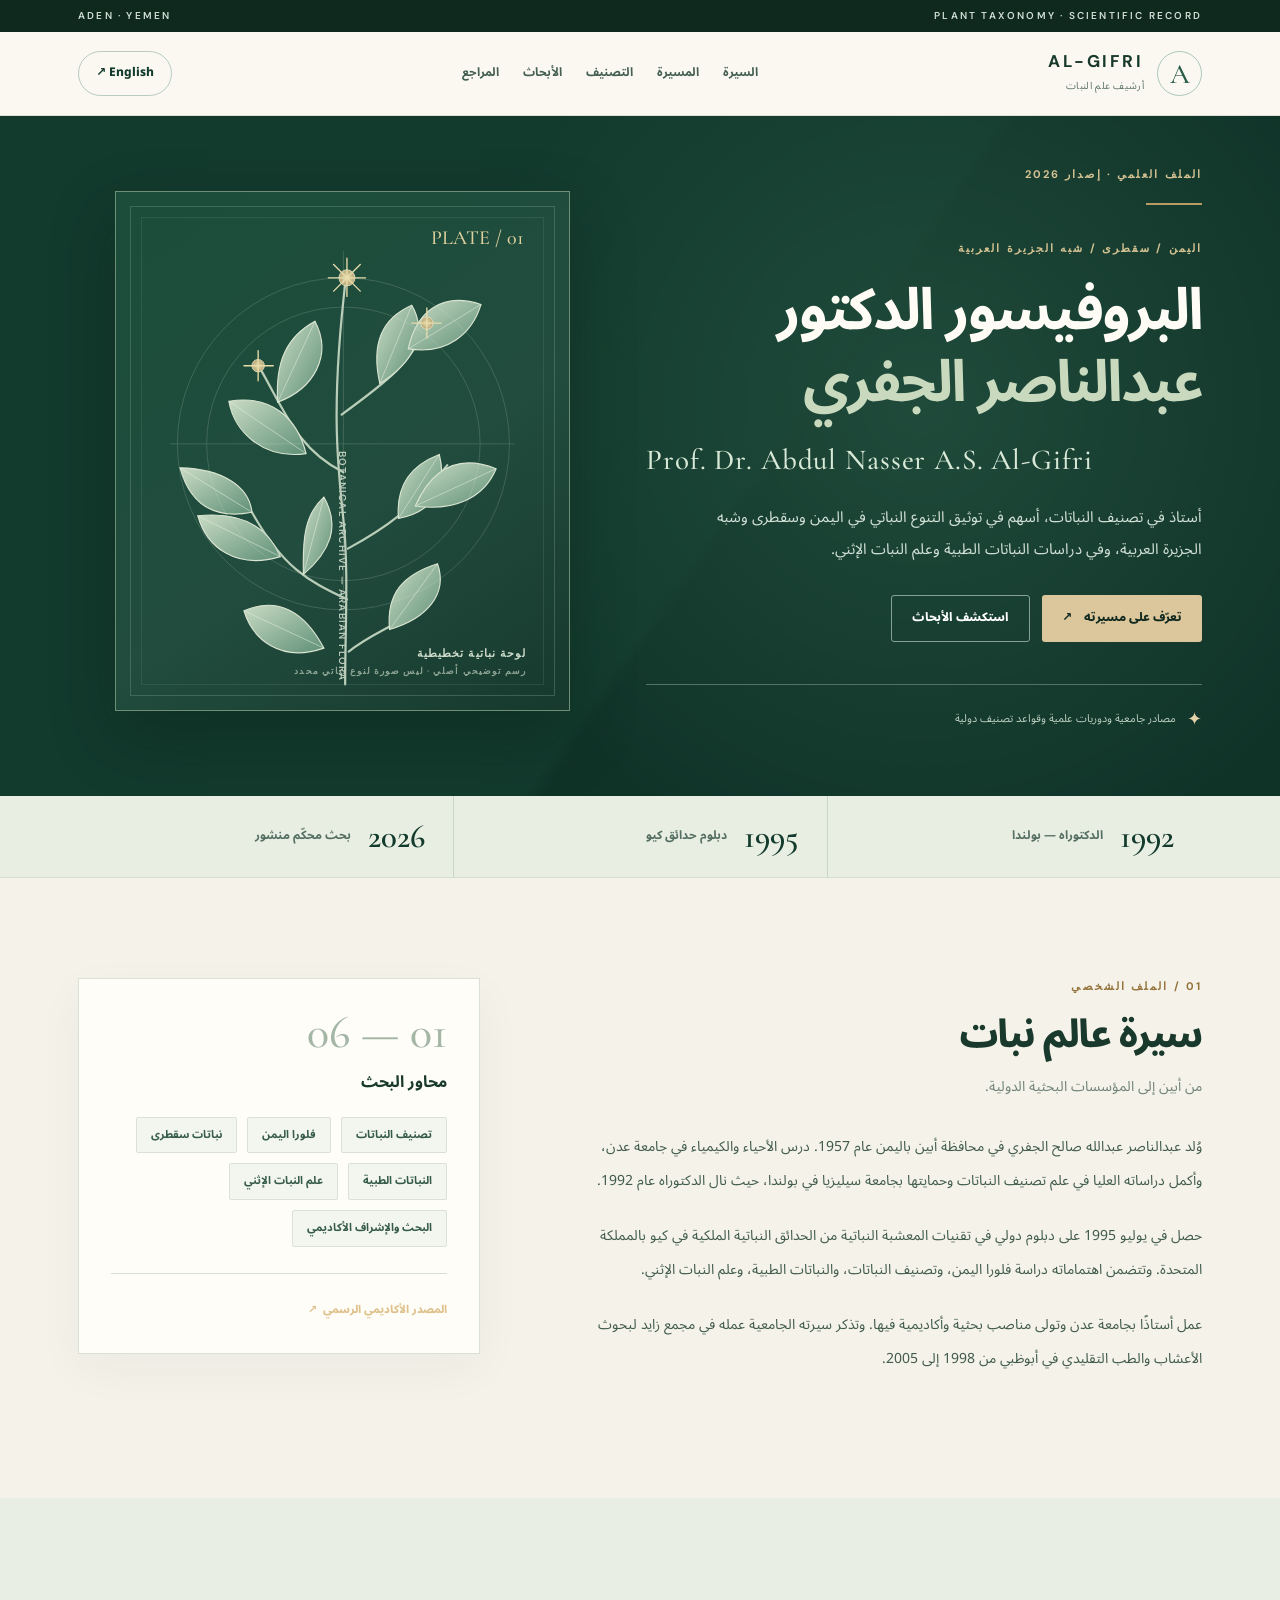
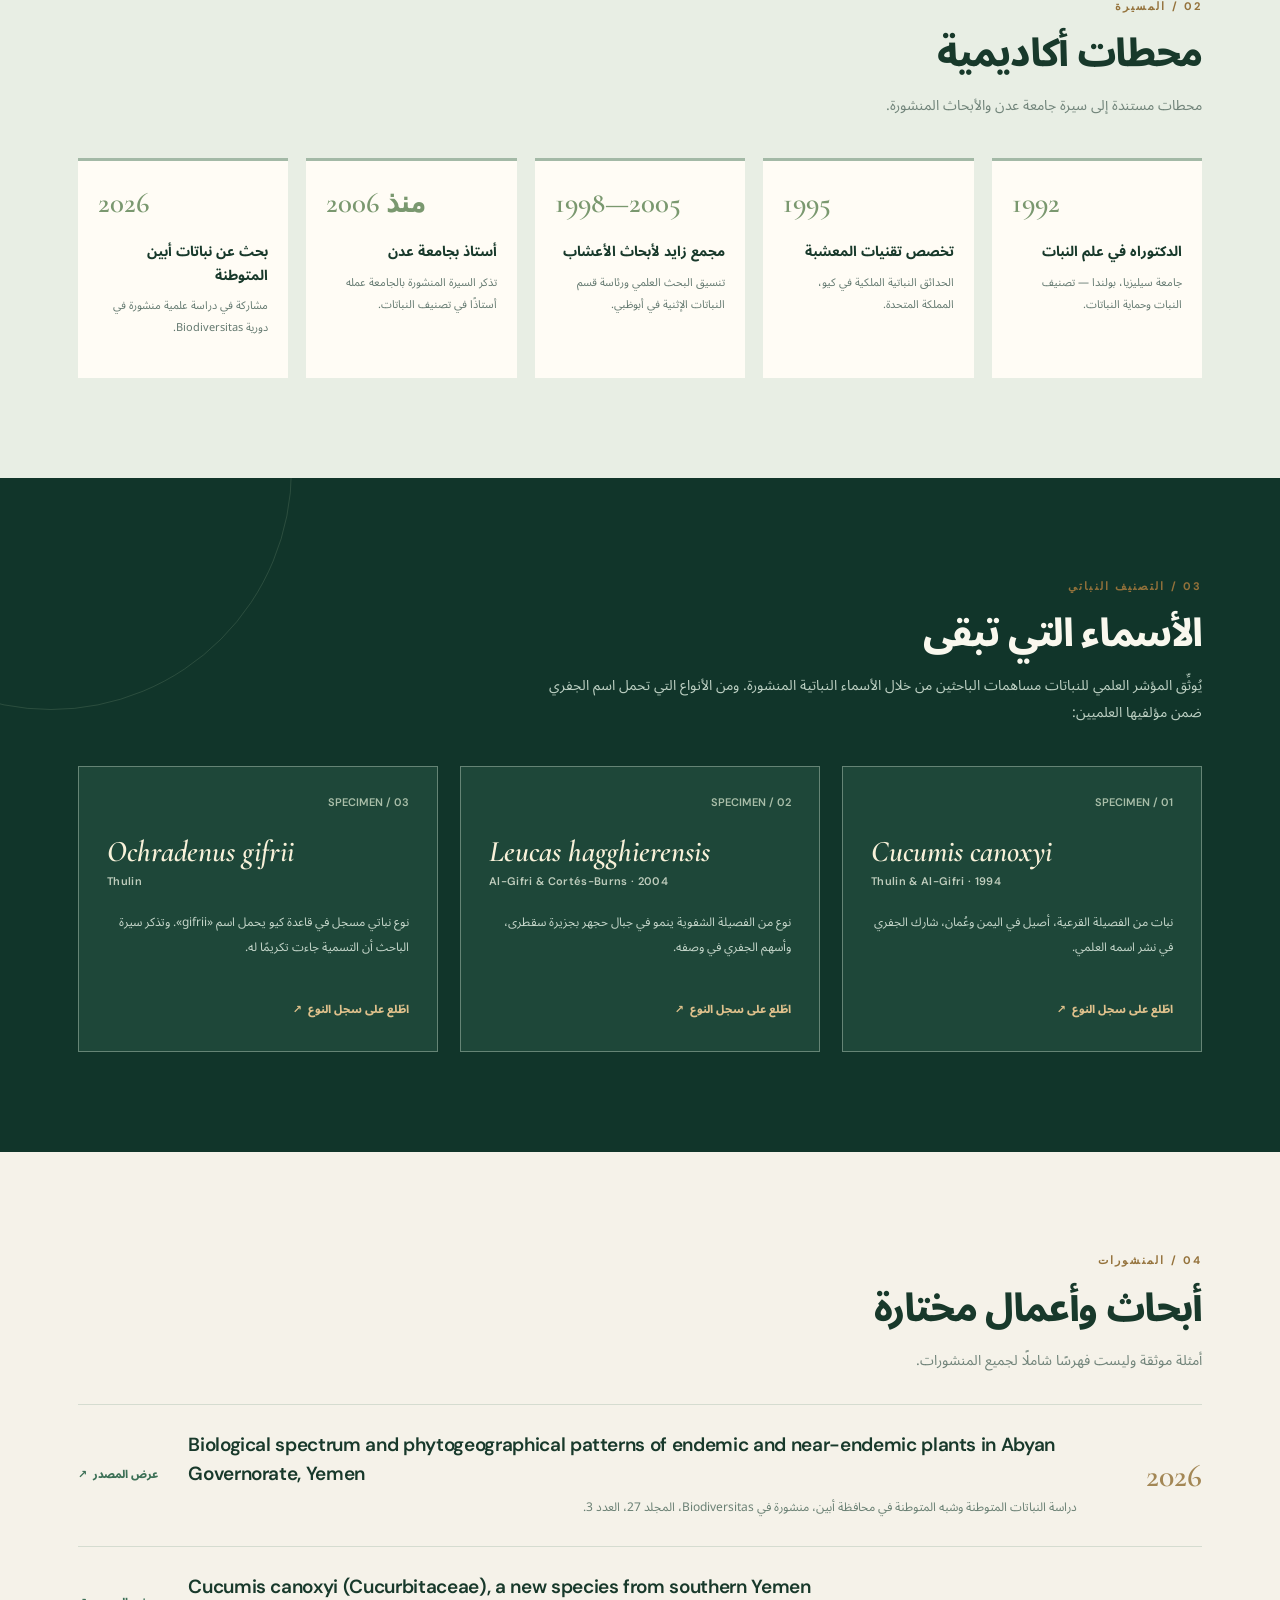
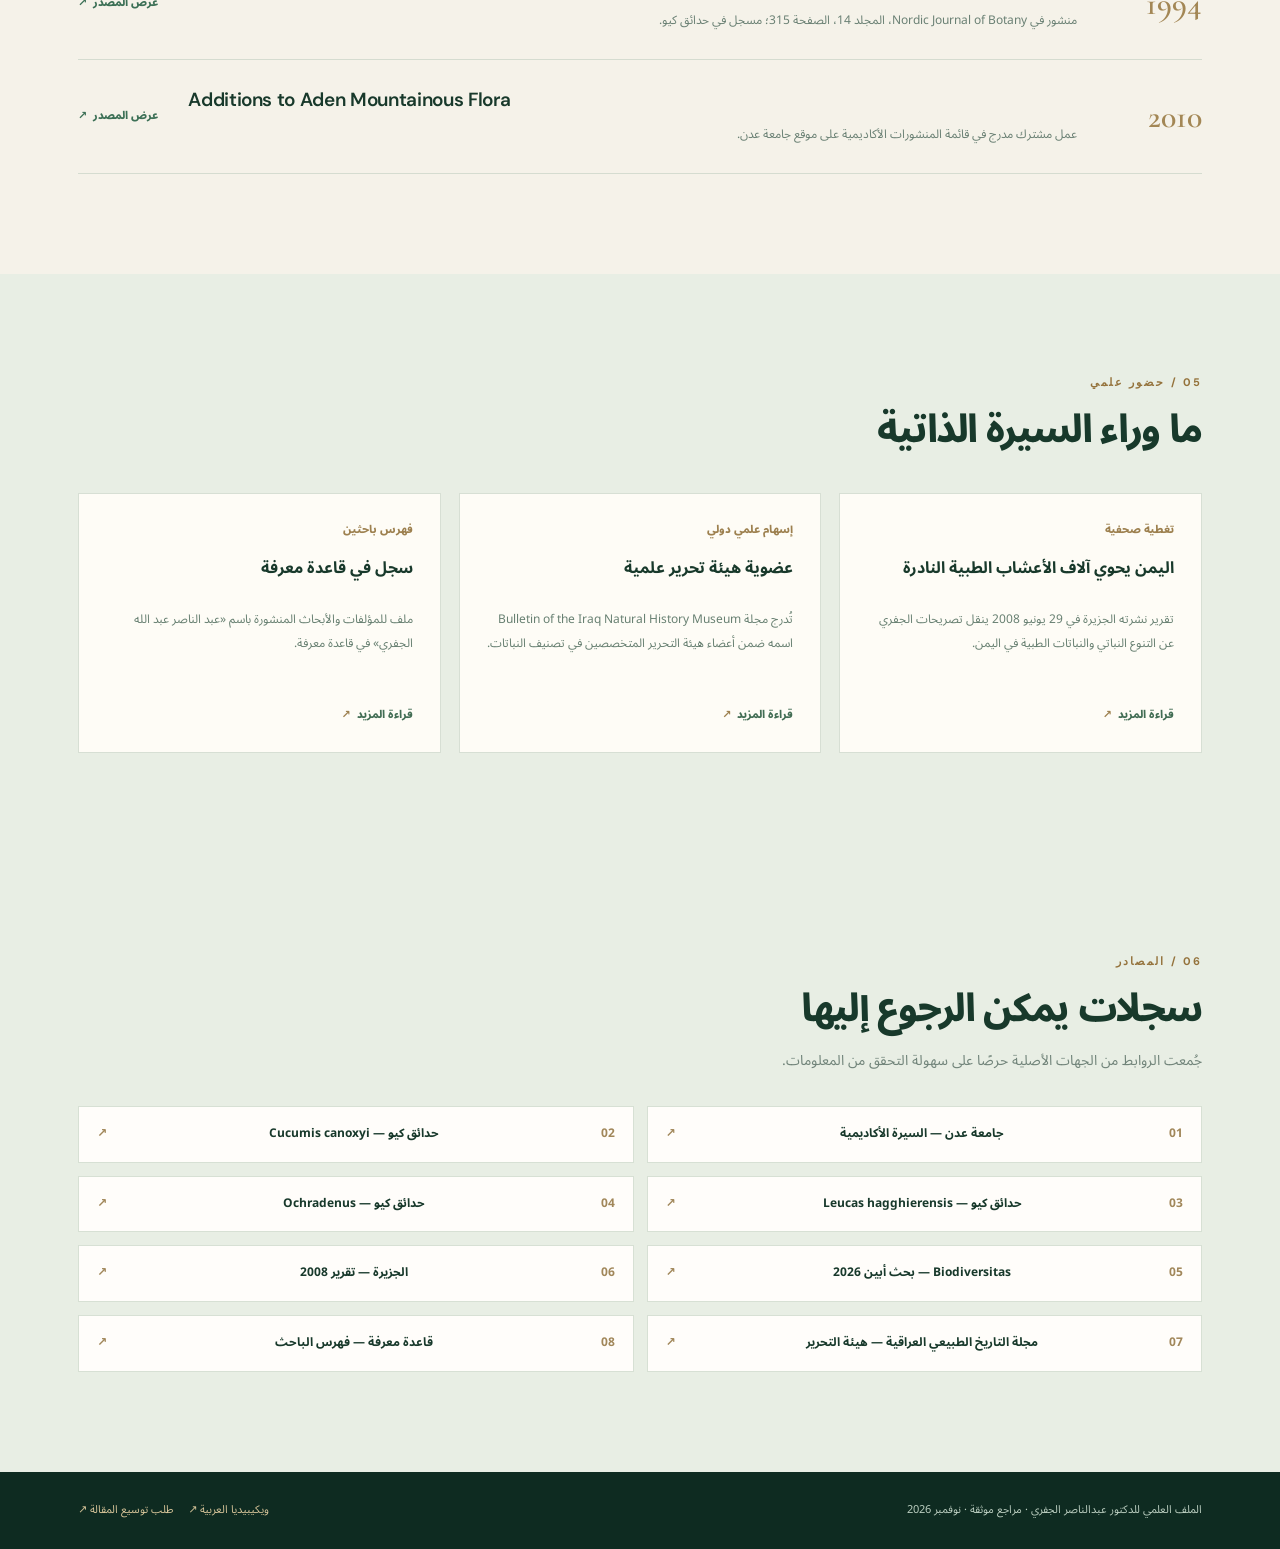
<file: index.html>
<!doctype html><html lang="ar" dir="rtl"><head><meta name="google-site-verification" content="2XiEJHwGFgovKPRh8cUzv8OMNizSTPfN7Kty7sO5dKM" /><meta charset="utf-8"><meta name="viewport" content="width=device-width, initial-scale=1"><meta name="color-scheme" content="light"><meta name="theme-color" content="#123a2d"><meta name="description" content="الملف العلمي للدكتور عبدالناصر الجفري، أستاذ تصنيف النباتات بجامعة عدن؛ مؤهلاته الأكاديمية، إسهاماته في تسمية النباتات، والأبحاث والمراجع الموثقة."><meta name="robots" content="index,follow"><link rel="canonical" href="https://algifri1.github.io/abdul-nasser-al-gifri/"><link rel="alternate" hreflang="ar" href="https://algifri1.github.io/abdul-nasser-al-gifri/"><link rel="alternate" hreflang="en" href="https://algifri1.github.io/abdul-nasser-al-gifri/en/"><link rel="alternate" hreflang="x-default" href="https://algifri1.github.io/abdul-nasser-al-gifri/"><meta property="og:type" content="profile"><meta property="og:title" content="عبدالناصر الجفري | باحث في علم النبات"><meta property="og:description" content="الملف العلمي للدكتور عبدالناصر الجفري، أستاذ تصنيف النباتات بجامعة عدن؛ مؤهلاته الأكاديمية، إسهاماته في تسمية النباتات، والأبحاث والمراجع الموثقة."><meta property="og:url" content="https://algifri1.github.io/abdul-nasser-al-gifri/"><meta property="og:locale" content="ar_SA"><link rel="stylesheet" href="style.css?v=mobile-rtl-fix-20261111"><script type="application/ld+json">{"@context":"https://schema.org","@type":"Person","name":"Abdul Nasser A.S. Al-Gifri","alternateName":["عبدالناصر عبدالله صالح الجفري","عبد الناصر الجفري"],"birthDate":"1957-05-07","nationality":"Yemeni","jobTitle":"Professor of Plant Taxonomy","affiliation":{"@type":"CollegeOrUniversity","name":"University of Aden"},"knowsAbout":["Plant taxonomy","Flora of Yemen","Socotra botany","Ethnobotany"],"sameAs":["https://ar.wikipedia.org/wiki/عبد_الناصر_الجفري","https://www.wikidata.org/wiki/Q13229378","https://www.aden-univ.net/stuffdet/910"],"description":"الملف العلمي للدكتور عبدالناصر الجفري، أستاذ تصنيف النباتات بجامعة عدن؛ مؤهلاته الأكاديمية، إسهاماته في تسمية النباتات، والأبحاث والمراجع الموثقة."}</script><title>عبدالناصر الجفري | باحث في علم النبات</title></head><body lang="ar"><a class="sr-only" href="#main">انتقل إلى المحتوى</a><div class="sitebar"><div class="wrap"><span>PLANT TAXONOMY · SCIENTIFIC RECORD</span><span>ADEN · YEMEN</span></div></div><header class="header"><div class="wrap headerline"><a class="brand" href="#top" aria-label="أرشيف علم النبات"><span class="brandmark">A</span><span><b class="brandname">AL-GIFRI</b><small class="brandsub">أرشيف علم النبات</small></span></a><nav aria-label="روابط الصفحة" class="nav"><a href="#about">السيرة</a><a href="#journey">المسيرة</a><a href="#taxonomy">التصنيف</a><a href="#research">الأبحاث</a><a href="#references">المراجع</a></nav><a class="lang-toggle" href="https://algifri1.github.io/abdul-nasser-al-gifri/en/" hreflang="en" aria-label="English version">English ↗</a></div></header><main id="main"><section class="hero" id="top"><div class="wrap"><div class="hero-copy"><div class="micro">الملف العلمي · إصدار 2026</div><span class="small-rule"></span><span class="micro">اليمن  /  سقطرى  /  شبه الجزيرة العربية</span><h1>البروفيسور الدكتور<br><em>عبدالناصر الجفري</em></h1><div class="roman" dir="ltr">Prof. Dr. Abdul Nasser A.S. Al-Gifri</div><p class="desc">أستاذ في تصنيف النباتات، أسهم في توثيق التنوع النباتي في اليمن وسقطرى وشبه الجزيرة العربية، وفي دراسات النباتات الطبية وعلم النبات الإثني.</p><div class="hero-links"><a href="#about" class="btn btn-light">تعرّف على مسيرته <span aria-hidden="true">↗</span></a><a href="#research" class="btn btn-outline">استكشف الأبحاث</a></div><div class="hero-proof"><b aria-hidden="true">✦</b>مصادر جامعية ودوريات علمية وقواعد تصنيف دولية</div></div><figure class="study"><div class="study-bg"><span class="study-no">PLATE / 01</span><svg class="study-svg" xmlns="http://www.w3.org/2000/svg" viewBox="0 0 440 560" role="img" aria-label="Original line drawing of an ornamental botanical branch"><defs><linearGradient id="leaf" x1="0" y1="0" x2="1" y2="1"><stop stop-color="#c9dbc4"/><stop offset="1" stop-color="#5f9077"/></linearGradient><radialGradient id="petal"><stop stop-color="#e8dbab"/><stop offset="1" stop-color="#b6a778"/></radialGradient></defs><g fill="none" stroke="#b9cdb8" stroke-width="2.5" stroke-linecap="round"><path d="M223 549 C223 482 227 421 221 363 S206 238 224 90"/><path d="M225 453C180 432 153 417 118 355"/><path d="M226 396C268 373 300 351 338 302"/><path d="M221 310C169 284 155 241 126 191"/><path d="M219 245C270 208 299 186 314 144"/><path d="M227 512C261 485 291 482 311 452"/></g><g fill="url(#leaf)" stroke="#d9e4d1" stroke-width="1.3"><path d="M118 355C77 363 49 348 37 305C85 306 115 326 118 355Z"/><path d="M150 405C99 420 67 394 57 359C105 354 135 370 150 405Z"/><path d="M176 425C175 385 177 358 199 338C218 371 206 399 176 425Z"/><path d="M283 362C280 323 298 302 329 290C339 330 320 355 283 362Z"/><path d="M302 348C344 354 379 340 393 306C345 287 318 312 302 348Z"/><path d="M179 289C129 296 98 263 92 230C140 222 169 249 179 289Z"/><path d="M147 231C144 184 158 157 189 140C209 178 188 216 147 231Z"/><path d="M262 210C252 165 264 137 298 122C317 154 299 187 262 210Z"/><path d="M294 171C338 178 366 154 376 121C331 106 303 130 294 171Z"/><path d="M273 487C269 446 289 425 327 413C339 447 315 475 273 487Z"/><path d="M199 508C150 525 119 498 109 466C148 449 178 468 199 508Z"/></g><g fill="none" stroke="#e4efde" opacity=".6" stroke-width="1"><path d="M37 305L118 355M57 359L150 405M199 338L176 425M329 290L283 362M393 306L302 348M92 230L179 289M189 140L147 231M298 122L262 210M376 121L294 171M327 413L273 487M109 466L199 508"/></g><g fill="url(#petal)" stroke="#e8e0bd"><circle cx="225" cy="91" r="9"/><circle cx="315" cy="142" r="7"/><circle cx="125" cy="190" r="7"/></g><g fill="none" stroke="#e8ddaa" stroke-width="1.5" stroke-linecap="round"><path d="M225 69V112M204 91H246M210 76L240 106M240 76L210 106M315 125V159M298 142H331M125 173V207M109 190H142"/></g><g fill="none" stroke="#e4e9df" opacity=".19" stroke-width="1"><circle cx="221" cy="278" r="187"/><circle cx="221" cy="278" r="154"/><path d="M221 61V496M26 278H414"/></g></svg><figcaption class="study-caption">لوحة نباتية تخطيطية<br><span style="opacity:.63;font-size:9px">رسم توضيحي أصلي · ليس صورة لنوع نباتي محدد</span></figcaption></div><span class="study-side">BOTANICAL ARCHIVE — ARABIAN FLORA</span></figure></div></section><div class="statline"><div class="wrap stats"><div class="stat"><strong>1992</strong><small>الدكتوراه — بولندا</small></div><div class="stat"><strong>1995</strong><small>دبلوم حدائق كيو</small></div><div class="stat"><strong>2026</strong><small>بحث محكّم منشور</small></div></div></div><section class="section" id="about"><div class="wrap cols"><div><div class="eyebrow">01 / الملف الشخصي</div><h2 class="h2">سيرة عالم نبات</h2><p class="section-sub">من أبين إلى المؤسسات البحثية الدولية.</p><div class="bodycopy" style="margin-top:30px"><p>وُلد عبدالناصر عبدالله صالح الجفري في محافظة أبين باليمن عام 1957. درس الأحياء والكيمياء في جامعة عدن، وأكمل دراساته العليا في علم تصنيف النباتات وحمايتها بجامعة سيليزيا في بولندا، حيث نال الدكتوراه عام 1992.</p><p>حصل في يوليو 1995 على دبلوم دولي في تقنيات المعشبة النباتية من الحدائق النباتية الملكية في كيو بالمملكة المتحدة. وتتضمن اهتماماته دراسة فلورا اليمن، وتصنيف النباتات، والنباتات الطبية، وعلم النبات الإثني.</p><p>عمل أستاذًا بجامعة عدن وتولى مناصب بحثية وأكاديمية فيها. وتذكر سيرته الجامعية عمله في مجمع زايد لبحوث الأعشاب والطب التقليدي في أبوظبي من 1998 إلى 2005.</p></div></div><aside class="sidepanel"><div class="index">01 — 06</div><h3>محاور البحث</h3><div class="topics"><span class="topic">تصنيف النباتات</span><span class="topic">فلورا اليمن</span><span class="topic">نباتات سقطرى</span><span class="topic">النباتات الطبية</span><span class="topic">علم النبات الإثني</span><span class="topic">البحث والإشراف الأكاديمي</span></div><div style="border-top:1px solid #d7dfd4;margin-top:26px;padding-top:20px"><a href="https://www.aden-univ.net/stuffdet/910" target="_blank" rel="noopener noreferrer" class="source-link">المصدر الأكاديمي الرسمي <span aria-hidden="true">↗</span></a></div></aside></div></section><section class="section dark" id="journey"><div class="wrap"><div class="eyebrow">02 / المسيرة</div><h2 class="h2">محطات أكاديمية</h2><p class="section-sub">محطات مستندة إلى سيرة جامعة عدن والأبحاث المنشورة.</p><div class="timeline"><article class="milestone"><div class="year" dir="ltr">1992</div><h3>الدكتوراه في علم النبات</h3><p>جامعة سيليزيا، بولندا — تصنيف النبات وحماية النباتات.</p></article><article class="milestone"><div class="year" dir="ltr">1995</div><h3>تخصص تقنيات المعشبة</h3><p>الحدائق النباتية الملكية في كيو، المملكة المتحدة.</p></article><article class="milestone"><div class="year" dir="ltr">1998—2005</div><h3>مجمع زايد لأبحاث الأعشاب</h3><p>تنسيق البحث العلمي ورئاسة قسم النباتات الإثنية في أبوظبي.</p></article><article class="milestone"><div class="year" dir="ltr">منذ 2006</div><h3>أستاذ بجامعة عدن</h3><p>تذكر السيرة المنشورة بالجامعة عمله أستاذًا في تصنيف النباتات.</p></article><article class="milestone"><div class="year" dir="ltr">2026</div><h3>بحث عن نباتات أبين المتوطنة</h3><p>مشاركة في دراسة علمية منشورة في دورية Biodiversitas.</p></article></div></div></section><section class="section tax-section" id="taxonomy"><div class="wrap"><div class="eyebrow">03 / التصنيف النباتي</div><h2 class="h2">الأسماء التي تبقى</h2><p class="section-sub">يُوثِّق المؤشر العلمي للنباتات مساهمات الباحثين من خلال الأسماء النباتية المنشورة. ومن الأنواع التي تحمل اسم الجفري ضمن مؤلفيها العلميين:</p><div class="tax-grid"><article class="tax-card"><div class="num">SPECIMEN / 01</div><h3 lang="en">Cucumis canoxyi</h3><div class="author" dir="ltr">Thulin &amp; Al-Gifri  ·  1994</div><p>نبات من الفصيلة القرعية، أصيل في اليمن وعُمان، شارك الجفري في نشر اسمه العلمي.</p><a href="https://powo.science.kew.org/taxon/978922-1" target="_blank" rel="noopener noreferrer" class="source-link">اطّلع على سجل النوع <span aria-hidden="true">↗</span></a></article><article class="tax-card"><div class="num">SPECIMEN / 02</div><h3 lang="en">Leucas hagghierensis</h3><div class="author" dir="ltr">Al-Gifri &amp; Cortés-Burns  ·  2004</div><p>نوع من الفصيلة الشفوية ينمو في جبال حجهر بجزيرة سقطرى، وأسهم الجفري في وصفه.</p><a href="https://powo.science.kew.org/taxon/urn:lsid:ipni.org:names:77065900-1" target="_blank" rel="noopener noreferrer" class="source-link">اطّلع على سجل النوع <span aria-hidden="true">↗</span></a></article><article class="tax-card"><div class="num">SPECIMEN / 03</div><h3 lang="en">Ochradenus gifrii</h3><div class="author" dir="ltr">Thulin</div><p>نوع نباتي مسجل في قاعدة كيو يحمل اسم «gifrii». وتذكر سيرة الباحث أن التسمية جاءت تكريمًا له.</p><a href="https://powo.science.kew.org/taxon/urn:lsid:ipni.org:names:33306-1" target="_blank" rel="noopener noreferrer" class="source-link">اطّلع على سجل النوع <span aria-hidden="true">↗</span></a></article></div></div></section><section class="section" id="research"><div class="wrap"><div class="eyebrow">04 / المنشورات</div><h2 class="h2">أبحاث وأعمال مختارة</h2><p class="section-sub">أمثلة موثقة وليست فهرسًا شاملًا لجميع المنشورات.</p><div class="paperlist"><article class="paper"><div class="paper-year">2026</div><div><h3 lang="en">Biological spectrum and phytogeographical patterns of endemic and near-endemic plants in Abyan Governorate, Yemen</h3><p>دراسة النباتات المتوطنة وشبه المتوطنة في محافظة أبين، منشورة في Biodiversitas، المجلد 27، العدد 3.</p></div><a href="https://smujo.id/biodiv/article/view/24245" target="_blank" rel="noopener noreferrer" class="source-link">عرض المصدر <span aria-hidden="true">↗</span></a></article><article class="paper"><div class="paper-year">1994</div><div><h3 lang="en">Cucumis canoxyi (Cucurbitaceae), a new species from southern Yemen</h3><p>منشور في Nordic Journal of Botany، المجلد 14، الصفحة 315؛ مسجل في حدائق كيو.</p></div><a href="https://powo.science.kew.org/taxon/978922-1" target="_blank" rel="noopener noreferrer" class="source-link">عرض المصدر <span aria-hidden="true">↗</span></a></article><article class="paper"><div class="paper-year">2010</div><div><h3 lang="en">Additions to Aden Mountainous Flora</h3><p>عمل مشترك مدرج في قائمة المنشورات الأكاديمية على موقع جامعة عدن.</p></div><a href="https://www.aden-univ.net/stuffdet/910" target="_blank" rel="noopener noreferrer" class="source-link">عرض المصدر <span aria-hidden="true">↗</span></a></article></div></div></section><section class="section dark" id="coverage"><div class="wrap"><div class="eyebrow">05 / حضور علمي</div><h2 class="h2">ما وراء السيرة الذاتية</h2><div class="coverage-grid"><article class="coverage-card"><span>تغطية صحفية</span><h3>اليمن يحوي آلاف الأعشاب الطبية النادرة</h3><p>تقرير نشرته الجزيرة في 29 يونيو 2008 ينقل تصريحات الجفري عن التنوع النباتي والنباتات الطبية في اليمن.</p><a href="https://www.aljazeera.net/misc/2008/6/29/اليمن-يحوي-آلاف-الأعشاب-الطبية" target="_blank" rel="noopener noreferrer" class="source-link">قراءة المزيد <span aria-hidden="true">↗</span></a></article><article class="coverage-card"><span>إسهام علمي دولي</span><h3>عضوية هيئة تحرير علمية</h3><p>تُدرج مجلة Bulletin of the Iraq Natural History Museum اسمه ضمن أعضاء هيئة التحرير المتخصصين في تصنيف النباتات.</p><a href="https://www.jnhm.uobaghdad.edu.iq/index.php/BINHM/EditorialBoard" target="_blank" rel="noopener noreferrer" class="source-link">قراءة المزيد <span aria-hidden="true">↗</span></a></article><article class="coverage-card"><span>فهرس باحثين</span><h3>سجل في قاعدة معرفة</h3><p>ملف للمؤلفات والأبحاث المنشورة باسم «عبد الناصر عبد الله الجفري» في قاعدة معرفة.</p><a href="https://search.emarefa.net/ar/detail/AFD-198395-al-jafri-abd-al-nasir-abd-allah" target="_blank" rel="noopener noreferrer" class="source-link">قراءة المزيد <span aria-hidden="true">↗</span></a></article></div></div></section><section class="section refs-section" id="references"><div class="wrap"><div class="eyebrow">06 / المصادر</div><h2 class="h2">سجلات يمكن الرجوع إليها</h2><p class="section-sub">جُمعت الروابط من الجهات الأصلية حرصًا على سهولة التحقق من المعلومات.</p><div class="ref-grid"><a href="https://www.aden-univ.net/stuffdet/910" class="ref-link" target="_blank" rel="noopener noreferrer"><span>01</span><b>جامعة عدن — السيرة الأكاديمية</b><span aria-hidden="true">↗</span></a><a href="https://powo.science.kew.org/taxon/978922-1" class="ref-link" target="_blank" rel="noopener noreferrer"><span>02</span><b>حدائق كيو — Cucumis canoxyi</b><span aria-hidden="true">↗</span></a><a href="https://powo.science.kew.org/taxon/urn:lsid:ipni.org:names:77065900-1" class="ref-link" target="_blank" rel="noopener noreferrer"><span>03</span><b>حدائق كيو — Leucas hagghierensis</b><span aria-hidden="true">↗</span></a><a href="https://powo.science.kew.org/taxon/urn:lsid:ipni.org:names:33306-1" class="ref-link" target="_blank" rel="noopener noreferrer"><span>04</span><b>حدائق كيو — Ochradenus</b><span aria-hidden="true">↗</span></a><a href="https://smujo.id/biodiv/article/view/24245" class="ref-link" target="_blank" rel="noopener noreferrer"><span>05</span><b>Biodiversitas — بحث أبين 2026</b><span aria-hidden="true">↗</span></a><a href="https://www.aljazeera.net/misc/2008/6/29/اليمن-يحوي-آلاف-الأعشاب-الطبية" class="ref-link" target="_blank" rel="noopener noreferrer"><span>06</span><b>الجزيرة — تقرير 2008</b><span aria-hidden="true">↗</span></a><a href="https://www.jnhm.uobaghdad.edu.iq/index.php/BINHM/EditorialBoard" class="ref-link" target="_blank" rel="noopener noreferrer"><span>07</span><b>مجلة التاريخ الطبيعي العراقية — هيئة التحرير</b><span aria-hidden="true">↗</span></a><a href="https://search.emarefa.net/ar/detail/AFD-198395-al-jafri-abd-al-nasir-abd-allah" class="ref-link" target="_blank" rel="noopener noreferrer"><span>08</span><b>قاعدة معرفة — فهرس الباحث</b><span aria-hidden="true">↗</span></a></div></div></section></main><footer class="footer"><div class="wrap"><small>الملف العلمي للدكتور عبدالناصر الجفري · مراجع موثقة · نوفمبر 2026</small><div class="footer-links"><a href="https://ar.wikipedia.org/wiki/عبد_الناصر_الجفري" target="_blank" rel="noopener noreferrer" class="">ويكيبيديا العربية <span aria-hidden="true">↗</span></a><a href="https://ar.wikipedia.org/wiki/نقاش:عبد_الناصر_الجفري" target="_blank" rel="noopener noreferrer" class="">طلب توسيع المقالة <span aria-hidden="true">↗</span></a></div></div></footer></body></html>
</file>
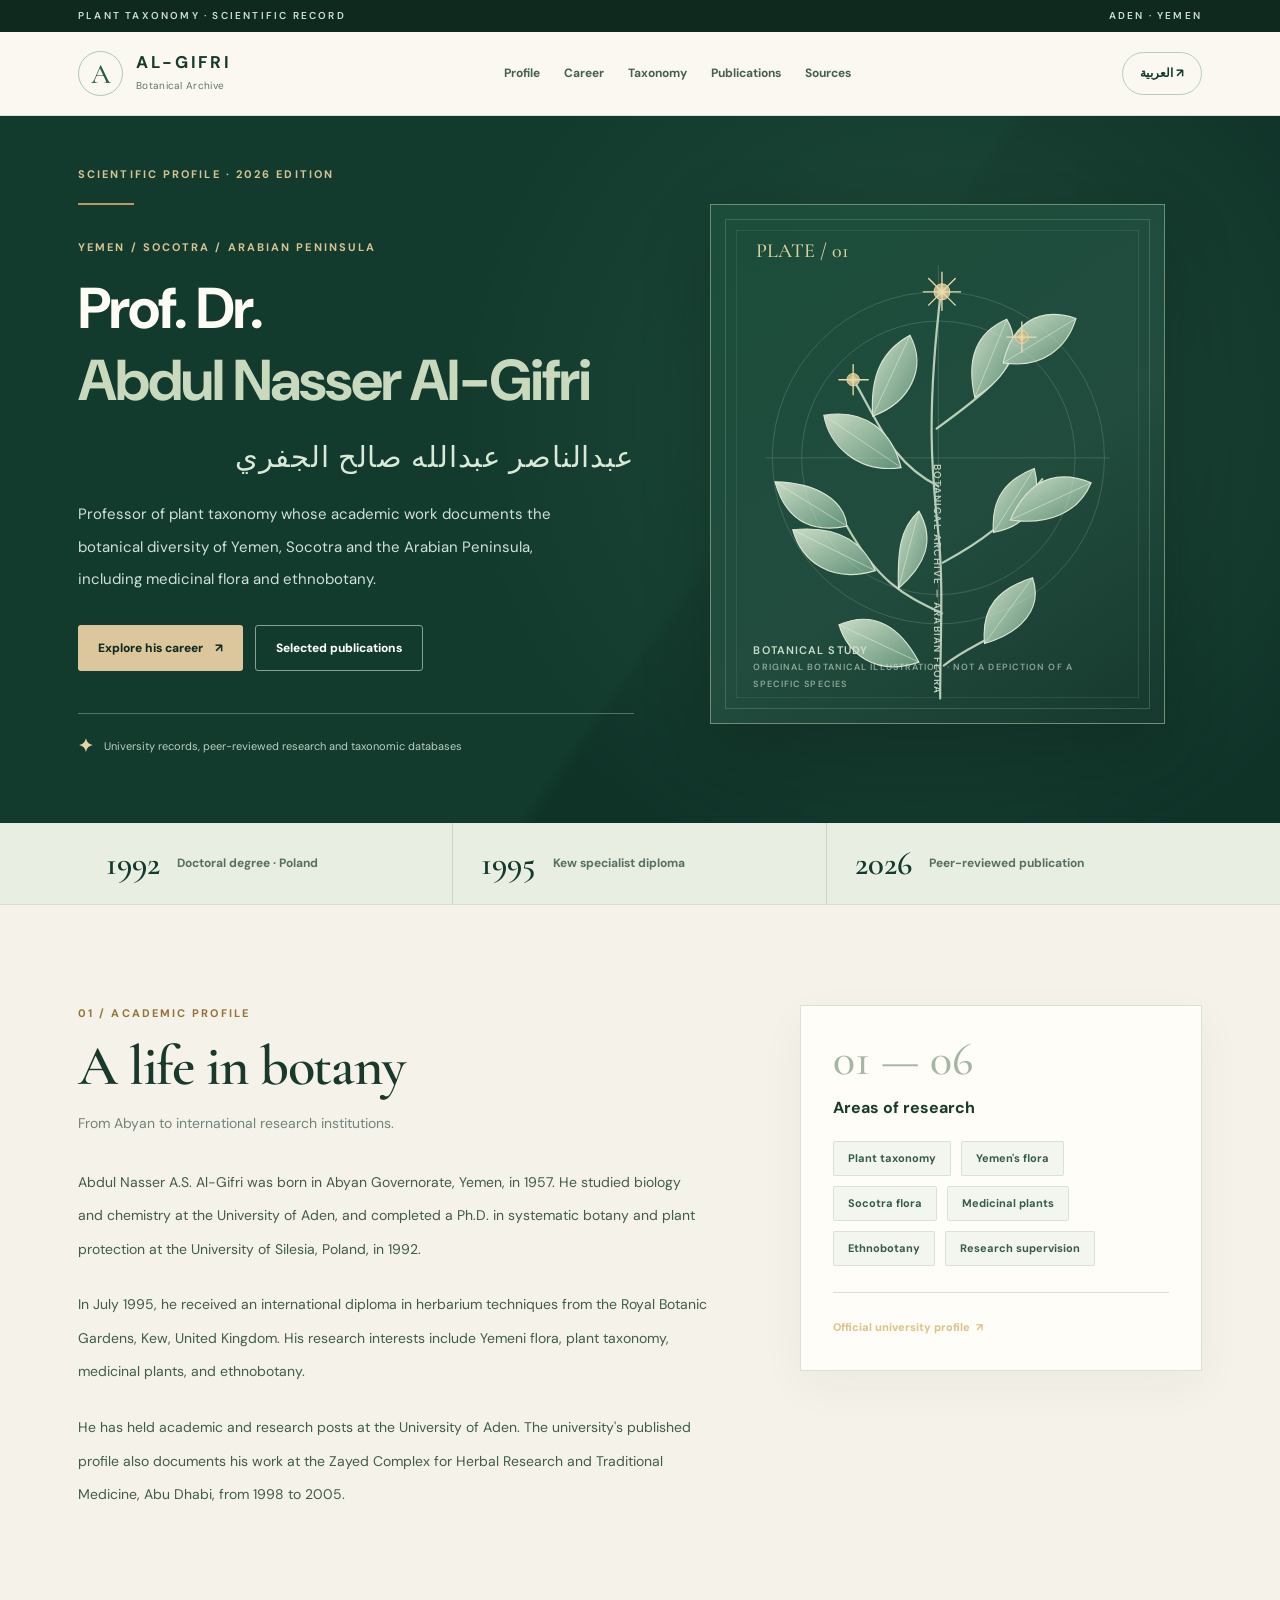
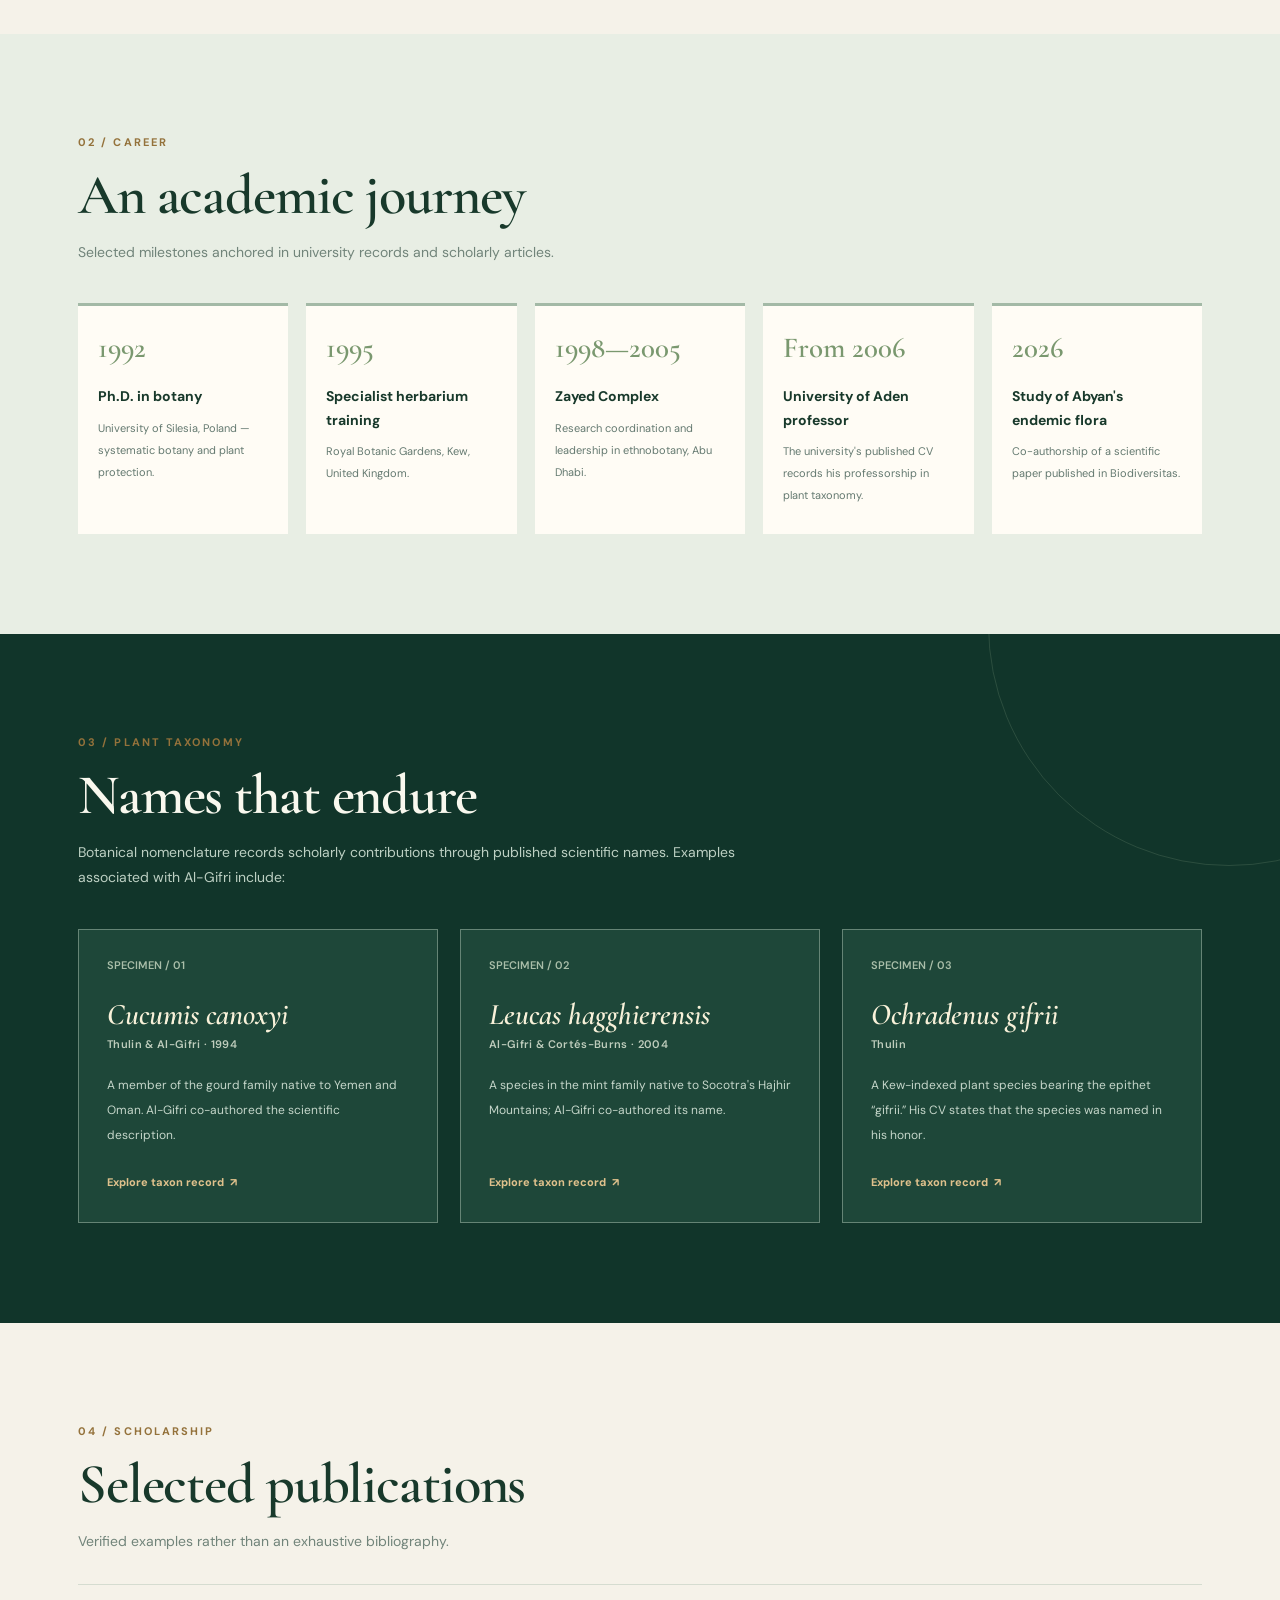
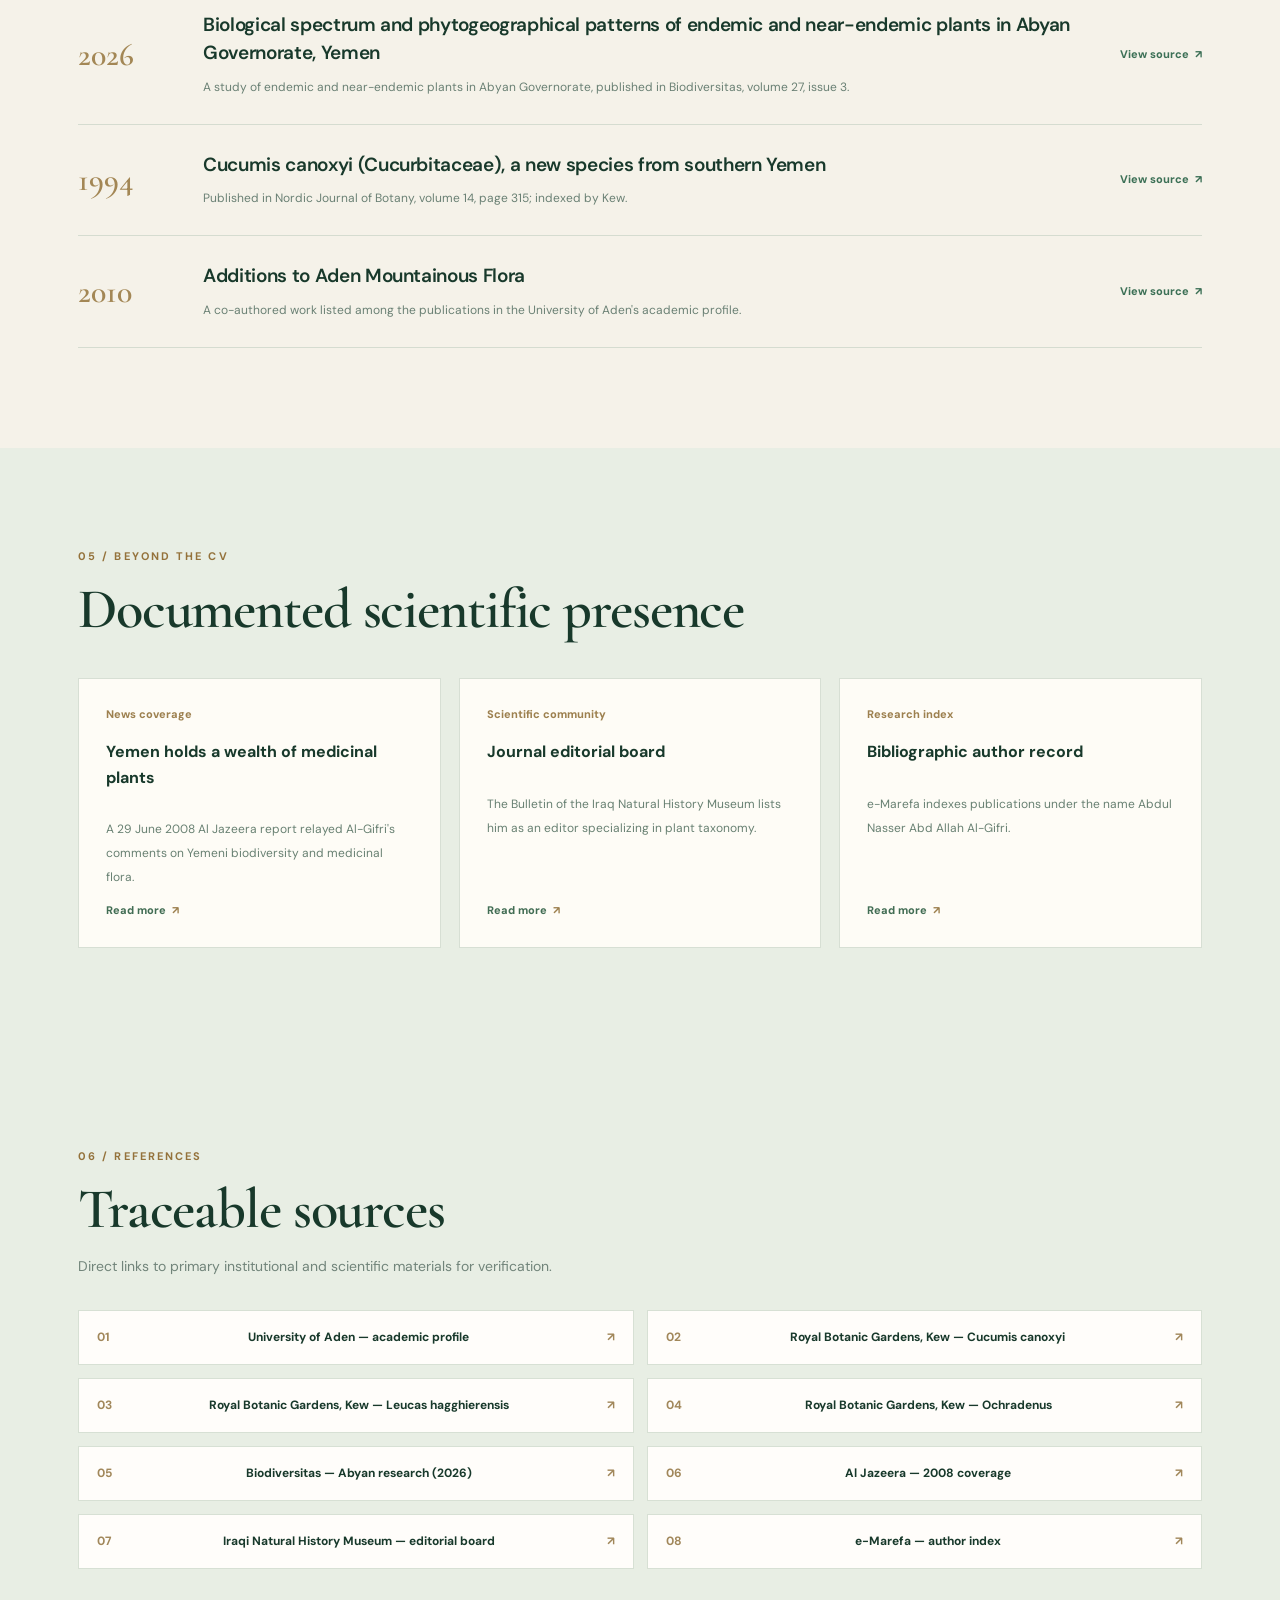
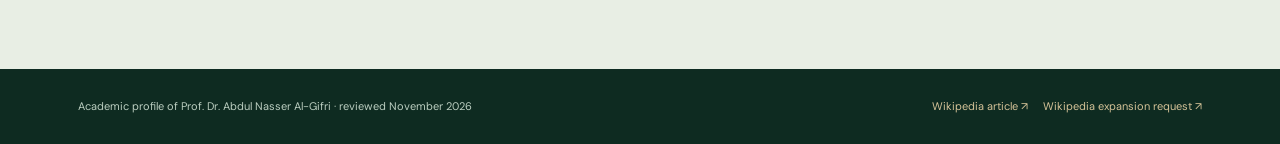
<file: en/index.html>
<!doctype html><html lang="en" dir="ltr"><head><meta charset="utf-8"><meta name="viewport" content="width=device-width, initial-scale=1"><meta name="color-scheme" content="light"><meta name="theme-color" content="#123a2d"><meta name="description" content="Academic profile of Prof. Dr. Abdul Nasser A.S. Al-Gifri, University of Aden plant taxonomist, with documented contributions to Arabian botany and selected scientific publications."><meta name="robots" content="index,follow"><link rel="canonical" href="https://algifri1.github.io/abdul-nasser-al-gifri/en/"><link rel="alternate" hreflang="ar" href="https://algifri1.github.io/abdul-nasser-al-gifri/"><link rel="alternate" hreflang="en" href="https://algifri1.github.io/abdul-nasser-al-gifri/en/"><link rel="alternate" hreflang="x-default" href="https://algifri1.github.io/abdul-nasser-al-gifri/"><meta property="og:type" content="profile"><meta property="og:title" content="Abdul Nasser Al-Gifri | Botanical Researcher"><meta property="og:description" content="Academic profile of Prof. Dr. Abdul Nasser A.S. Al-Gifri, University of Aden plant taxonomist, with documented contributions to Arabian botany and selected scientific publications."><meta property="og:url" content="https://algifri1.github.io/abdul-nasser-al-gifri/en/"><meta property="og:locale" content="en_US"><link rel="stylesheet" href="../style.css?v=mobile-rtl-fix-20261111"><script type="application/ld+json">{"@context":"https://schema.org","@type":"Person","name":"Abdul Nasser A.S. Al-Gifri","alternateName":["عبدالناصر عبدالله صالح الجفري","عبد الناصر الجفري"],"birthDate":"1957-05-07","nationality":"Yemeni","jobTitle":"Professor of Plant Taxonomy","affiliation":{"@type":"CollegeOrUniversity","name":"University of Aden"},"knowsAbout":["Plant taxonomy","Flora of Yemen","Socotra botany","Ethnobotany"],"sameAs":["https://ar.wikipedia.org/wiki/عبد_الناصر_الجفري","https://www.wikidata.org/wiki/Q13229378","https://www.aden-univ.net/stuffdet/910"],"description":"Academic profile of Prof. Dr. Abdul Nasser A.S. Al-Gifri, University of Aden plant taxonomist, with documented contributions to Arabian botany and selected scientific publications."}</script><title>Abdul Nasser Al-Gifri | Botanical Researcher</title></head><body lang="en"><a class="sr-only" href="#main">Skip to content</a><div class="sitebar"><div class="wrap"><span>PLANT TAXONOMY · SCIENTIFIC RECORD</span><span>ADEN · YEMEN</span></div></div><header class="header"><div class="wrap headerline"><a class="brand" href="#top" aria-label="Botanical Archive"><span class="brandmark">A</span><span><b class="brandname">AL-GIFRI</b><small class="brandsub">Botanical Archive</small></span></a><nav aria-label="Page navigation" class="nav"><a href="#about">Profile</a><a href="#journey">Career</a><a href="#taxonomy">Taxonomy</a><a href="#research">Publications</a><a href="#references">Sources</a></nav><a class="lang-toggle" href="https://algifri1.github.io/abdul-nasser-al-gifri/" hreflang="ar" aria-label="النسخة العربية">العربية ↗</a></div></header><main id="main"><section class="hero" id="top"><div class="wrap"><div class="hero-copy"><div class="micro">Scientific profile · 2026 edition</div><span class="small-rule"></span><span class="micro">Yemen  /  Socotra  /  Arabian Peninsula</span><h1>Prof. Dr.<br><em>Abdul Nasser Al-Gifri</em></h1><div class="roman" dir="rtl">عبدالناصر عبدالله صالح الجفري</div><p class="desc">Professor of plant taxonomy whose academic work documents the botanical diversity of Yemen, Socotra and the Arabian Peninsula, including medicinal flora and ethnobotany.</p><div class="hero-links"><a href="#about" class="btn btn-light">Explore his career <span aria-hidden="true">↗</span></a><a href="#research" class="btn btn-outline">Selected publications</a></div><div class="hero-proof"><b aria-hidden="true">✦</b>University records, peer-reviewed research and taxonomic databases</div></div><figure class="study"><div class="study-bg"><span class="study-no">PLATE / 01</span><svg class="study-svg" xmlns="http://www.w3.org/2000/svg" viewBox="0 0 440 560" role="img" aria-label="Original line drawing of an ornamental botanical branch"><defs><linearGradient id="leaf" x1="0" y1="0" x2="1" y2="1"><stop stop-color="#c9dbc4"/><stop offset="1" stop-color="#5f9077"/></linearGradient><radialGradient id="petal"><stop stop-color="#e8dbab"/><stop offset="1" stop-color="#b6a778"/></radialGradient></defs><g fill="none" stroke="#b9cdb8" stroke-width="2.5" stroke-linecap="round"><path d="M223 549 C223 482 227 421 221 363 S206 238 224 90"/><path d="M225 453C180 432 153 417 118 355"/><path d="M226 396C268 373 300 351 338 302"/><path d="M221 310C169 284 155 241 126 191"/><path d="M219 245C270 208 299 186 314 144"/><path d="M227 512C261 485 291 482 311 452"/></g><g fill="url(#leaf)" stroke="#d9e4d1" stroke-width="1.3"><path d="M118 355C77 363 49 348 37 305C85 306 115 326 118 355Z"/><path d="M150 405C99 420 67 394 57 359C105 354 135 370 150 405Z"/><path d="M176 425C175 385 177 358 199 338C218 371 206 399 176 425Z"/><path d="M283 362C280 323 298 302 329 290C339 330 320 355 283 362Z"/><path d="M302 348C344 354 379 340 393 306C345 287 318 312 302 348Z"/><path d="M179 289C129 296 98 263 92 230C140 222 169 249 179 289Z"/><path d="M147 231C144 184 158 157 189 140C209 178 188 216 147 231Z"/><path d="M262 210C252 165 264 137 298 122C317 154 299 187 262 210Z"/><path d="M294 171C338 178 366 154 376 121C331 106 303 130 294 171Z"/><path d="M273 487C269 446 289 425 327 413C339 447 315 475 273 487Z"/><path d="M199 508C150 525 119 498 109 466C148 449 178 468 199 508Z"/></g><g fill="none" stroke="#e4efde" opacity=".6" stroke-width="1"><path d="M37 305L118 355M57 359L150 405M199 338L176 425M329 290L283 362M393 306L302 348M92 230L179 289M189 140L147 231M298 122L262 210M376 121L294 171M327 413L273 487M109 466L199 508"/></g><g fill="url(#petal)" stroke="#e8e0bd"><circle cx="225" cy="91" r="9"/><circle cx="315" cy="142" r="7"/><circle cx="125" cy="190" r="7"/></g><g fill="none" stroke="#e8ddaa" stroke-width="1.5" stroke-linecap="round"><path d="M225 69V112M204 91H246M210 76L240 106M240 76L210 106M315 125V159M298 142H331M125 173V207M109 190H142"/></g><g fill="none" stroke="#e4e9df" opacity=".19" stroke-width="1"><circle cx="221" cy="278" r="187"/><circle cx="221" cy="278" r="154"/><path d="M221 61V496M26 278H414"/></g></svg><figcaption class="study-caption">Botanical study<br><span style="opacity:.63;font-size:9px">Original botanical illustration · not a depiction of a specific species</span></figcaption></div><span class="study-side">BOTANICAL ARCHIVE — ARABIAN FLORA</span></figure></div></section><div class="statline"><div class="wrap stats"><div class="stat"><strong>1992</strong><small>Doctoral degree · Poland</small></div><div class="stat"><strong>1995</strong><small>Kew specialist diploma</small></div><div class="stat"><strong>2026</strong><small>Peer-reviewed publication</small></div></div></div><section class="section" id="about"><div class="wrap cols"><div><div class="eyebrow">01 / Academic profile</div><h2 class="h2 h2en">A life in botany</h2><p class="section-sub">From Abyan to international research institutions.</p><div class="bodycopy" style="margin-top:30px"><p>Abdul Nasser A.S. Al-Gifri was born in Abyan Governorate, Yemen, in 1957. He studied biology and chemistry at the University of Aden, and completed a Ph.D. in systematic botany and plant protection at the University of Silesia, Poland, in 1992.</p><p>In July 1995, he received an international diploma in herbarium techniques from the Royal Botanic Gardens, Kew, United Kingdom. His research interests include Yemeni flora, plant taxonomy, medicinal plants, and ethnobotany.</p><p>He has held academic and research posts at the University of Aden. The university&#39;s published profile also documents his work at the Zayed Complex for Herbal Research and Traditional Medicine, Abu Dhabi, from 1998 to 2005.</p></div></div><aside class="sidepanel"><div class="index">01 — 06</div><h3>Areas of research</h3><div class="topics"><span class="topic">Plant taxonomy</span><span class="topic">Yemen&#39;s flora</span><span class="topic">Socotra flora</span><span class="topic">Medicinal plants</span><span class="topic">Ethnobotany</span><span class="topic">Research supervision</span></div><div style="border-top:1px solid #d7dfd4;margin-top:26px;padding-top:20px"><a href="https://www.aden-univ.net/stuffdet/910" target="_blank" rel="noopener noreferrer" class="source-link">Official university profile <span aria-hidden="true">↗</span></a></div></aside></div></section><section class="section dark" id="journey"><div class="wrap"><div class="eyebrow">02 / Career</div><h2 class="h2 h2en">An academic journey</h2><p class="section-sub">Selected milestones anchored in university records and scholarly articles.</p><div class="timeline"><article class="milestone"><div class="year" dir="ltr">1992</div><h3>Ph.D. in botany</h3><p>University of Silesia, Poland — systematic botany and plant protection.</p></article><article class="milestone"><div class="year" dir="ltr">1995</div><h3>Specialist herbarium training</h3><p>Royal Botanic Gardens, Kew, United Kingdom.</p></article><article class="milestone"><div class="year" dir="ltr">1998—2005</div><h3>Zayed Complex</h3><p>Research coordination and leadership in ethnobotany, Abu Dhabi.</p></article><article class="milestone"><div class="year" dir="ltr">From 2006</div><h3>University of Aden professor</h3><p>The university&#39;s published CV records his professorship in plant taxonomy.</p></article><article class="milestone"><div class="year" dir="ltr">2026</div><h3>Study of Abyan&#39;s endemic flora</h3><p>Co-authorship of a scientific paper published in Biodiversitas.</p></article></div></div></section><section class="section tax-section" id="taxonomy"><div class="wrap"><div class="eyebrow">03 / Plant taxonomy</div><h2 class="h2 h2en">Names that endure</h2><p class="section-sub">Botanical nomenclature records scholarly contributions through published scientific names. Examples associated with Al-Gifri include:</p><div class="tax-grid"><article class="tax-card"><div class="num">SPECIMEN / 01</div><h3 lang="en">Cucumis canoxyi</h3><div class="author" dir="ltr">Thulin &amp; Al-Gifri  ·  1994</div><p>A member of the gourd family native to Yemen and Oman. Al-Gifri co-authored the scientific description.</p><a href="https://powo.science.kew.org/taxon/978922-1" target="_blank" rel="noopener noreferrer" class="source-link">Explore taxon record <span aria-hidden="true">↗</span></a></article><article class="tax-card"><div class="num">SPECIMEN / 02</div><h3 lang="en">Leucas hagghierensis</h3><div class="author" dir="ltr">Al-Gifri &amp; Cortés-Burns  ·  2004</div><p>A species in the mint family native to Socotra&#39;s Hajhir Mountains; Al-Gifri co-authored its name.</p><a href="https://powo.science.kew.org/taxon/urn:lsid:ipni.org:names:77065900-1" target="_blank" rel="noopener noreferrer" class="source-link">Explore taxon record <span aria-hidden="true">↗</span></a></article><article class="tax-card"><div class="num">SPECIMEN / 03</div><h3 lang="en">Ochradenus gifrii</h3><div class="author" dir="ltr">Thulin</div><p>A Kew-indexed plant species bearing the epithet “gifrii.” His CV states that the species was named in his honor.</p><a href="https://powo.science.kew.org/taxon/urn:lsid:ipni.org:names:33306-1" target="_blank" rel="noopener noreferrer" class="source-link">Explore taxon record <span aria-hidden="true">↗</span></a></article></div></div></section><section class="section" id="research"><div class="wrap"><div class="eyebrow">04 / Scholarship</div><h2 class="h2 h2en">Selected publications</h2><p class="section-sub">Verified examples rather than an exhaustive bibliography.</p><div class="paperlist"><article class="paper"><div class="paper-year">2026</div><div><h3 lang="en">Biological spectrum and phytogeographical patterns of endemic and near-endemic plants in Abyan Governorate, Yemen</h3><p>A study of endemic and near-endemic plants in Abyan Governorate, published in Biodiversitas, volume 27, issue 3.</p></div><a href="https://smujo.id/biodiv/article/view/24245" target="_blank" rel="noopener noreferrer" class="source-link">View source <span aria-hidden="true">↗</span></a></article><article class="paper"><div class="paper-year">1994</div><div><h3 lang="en">Cucumis canoxyi (Cucurbitaceae), a new species from southern Yemen</h3><p>Published in Nordic Journal of Botany, volume 14, page 315; indexed by Kew.</p></div><a href="https://powo.science.kew.org/taxon/978922-1" target="_blank" rel="noopener noreferrer" class="source-link">View source <span aria-hidden="true">↗</span></a></article><article class="paper"><div class="paper-year">2010</div><div><h3 lang="en">Additions to Aden Mountainous Flora</h3><p>A co-authored work listed among the publications in the University of Aden&#39;s academic profile.</p></div><a href="https://www.aden-univ.net/stuffdet/910" target="_blank" rel="noopener noreferrer" class="source-link">View source <span aria-hidden="true">↗</span></a></article></div></div></section><section class="section dark" id="coverage"><div class="wrap"><div class="eyebrow">05 / Beyond the CV</div><h2 class="h2 h2en">Documented scientific presence</h2><div class="coverage-grid"><article class="coverage-card"><span>News coverage</span><h3>Yemen holds a wealth of medicinal plants</h3><p>A 29 June 2008 Al Jazeera report relayed Al-Gifri&#39;s comments on Yemeni biodiversity and medicinal flora.</p><a href="https://www.aljazeera.net/misc/2008/6/29/اليمن-يحوي-آلاف-الأعشاب-الطبية" target="_blank" rel="noopener noreferrer" class="source-link">Read more <span aria-hidden="true">↗</span></a></article><article class="coverage-card"><span>Scientific community</span><h3>Journal editorial board</h3><p>The Bulletin of the Iraq Natural History Museum lists him as an editor specializing in plant taxonomy.</p><a href="https://www.jnhm.uobaghdad.edu.iq/index.php/BINHM/EditorialBoard" target="_blank" rel="noopener noreferrer" class="source-link">Read more <span aria-hidden="true">↗</span></a></article><article class="coverage-card"><span>Research index</span><h3>Bibliographic author record</h3><p>e-Marefa indexes publications under the name Abdul Nasser Abd Allah Al-Gifri.</p><a href="https://search.emarefa.net/ar/detail/AFD-198395-al-jafri-abd-al-nasir-abd-allah" target="_blank" rel="noopener noreferrer" class="source-link">Read more <span aria-hidden="true">↗</span></a></article></div></div></section><section class="section refs-section" id="references"><div class="wrap"><div class="eyebrow">06 / References</div><h2 class="h2 h2en">Traceable sources</h2><p class="section-sub">Direct links to primary institutional and scientific materials for verification.</p><div class="ref-grid"><a href="https://www.aden-univ.net/stuffdet/910" class="ref-link" target="_blank" rel="noopener noreferrer"><span>01</span><b>University of Aden — academic profile</b><span aria-hidden="true">↗</span></a><a href="https://powo.science.kew.org/taxon/978922-1" class="ref-link" target="_blank" rel="noopener noreferrer"><span>02</span><b>Royal Botanic Gardens, Kew — Cucumis canoxyi</b><span aria-hidden="true">↗</span></a><a href="https://powo.science.kew.org/taxon/urn:lsid:ipni.org:names:77065900-1" class="ref-link" target="_blank" rel="noopener noreferrer"><span>03</span><b>Royal Botanic Gardens, Kew — Leucas hagghierensis</b><span aria-hidden="true">↗</span></a><a href="https://powo.science.kew.org/taxon/urn:lsid:ipni.org:names:33306-1" class="ref-link" target="_blank" rel="noopener noreferrer"><span>04</span><b>Royal Botanic Gardens, Kew — Ochradenus</b><span aria-hidden="true">↗</span></a><a href="https://smujo.id/biodiv/article/view/24245" class="ref-link" target="_blank" rel="noopener noreferrer"><span>05</span><b>Biodiversitas — Abyan research (2026)</b><span aria-hidden="true">↗</span></a><a href="https://www.aljazeera.net/misc/2008/6/29/اليمن-يحوي-آلاف-الأعشاب-الطبية" class="ref-link" target="_blank" rel="noopener noreferrer"><span>06</span><b>Al Jazeera — 2008 coverage</b><span aria-hidden="true">↗</span></a><a href="https://www.jnhm.uobaghdad.edu.iq/index.php/BINHM/EditorialBoard" class="ref-link" target="_blank" rel="noopener noreferrer"><span>07</span><b>Iraqi Natural History Museum — editorial board</b><span aria-hidden="true">↗</span></a><a href="https://search.emarefa.net/ar/detail/AFD-198395-al-jafri-abd-al-nasir-abd-allah" class="ref-link" target="_blank" rel="noopener noreferrer"><span>08</span><b>e-Marefa — author index</b><span aria-hidden="true">↗</span></a></div></div></section></main><footer class="footer"><div class="wrap"><small>Academic profile of Prof. Dr. Abdul Nasser Al-Gifri · reviewed November 2026</small><div class="footer-links"><a href="https://ar.wikipedia.org/wiki/عبد_الناصر_الجفري" target="_blank" rel="noopener noreferrer" class="">Wikipedia article <span aria-hidden="true">↗</span></a><a href="https://ar.wikipedia.org/wiki/نقاش:عبد_الناصر_الجفري" target="_blank" rel="noopener noreferrer" class="">Wikipedia expansion request <span aria-hidden="true">↗</span></a></div></div></footer></body></html>
</file>
<file: style.css>
@import url('https://fonts.googleapis.com/css2?family=DM+Sans:wght@400;500;600;700&family=Noto+Sans+Arabic:wght@400;500;600;700;800&family=Cormorant+Garamond:wght@400;500;600&display=swap');:root{--paper:#f5f2e9;--white:#fffcf5;--forest:#123a2d;--deep:#10291f;--sage:#719883;--gold:#b9995c;--text:#18392b;--dim:#5f756b;--hair:#d9dfd1}*{box-sizing:border-box}html{scroll-behavior:smooth;scroll-padding-top:100px}body{margin:0;color:var(--text);background:var(--paper);font:400 15px/1.9 'Noto Sans Arabic',system-ui,sans-serif;-webkit-font-smoothing:antialiased}body[lang=en]{font-family:'DM Sans',sans-serif;line-height:1.75}a{color:inherit}a:focus-visible,button:focus-visible{outline:3px solid var(--gold);outline-offset:4px}.sr-only{position:absolute;width:1px;height:1px;overflow:hidden;clip:rect(0,0,0,0);clip-path:inset(50%);white-space:nowrap;padding:0;margin:0;border:0}.wrap{max-width:1180px;margin:auto;padding-inline:28px}.sitebar{background:var(--deep);color:#d1dfd5;padding:8px 0;font:600 10px/1.6 'DM Sans',sans-serif;letter-spacing:.22em;text-transform:uppercase}.sitebar .wrap{display:flex;justify-content:space-between}.header{position:sticky;top:0;background:rgba(250,248,240,.96);backdrop-filter:blur(16px);border-bottom:1px solid #dce1d4;z-index:20}.headerline{display:flex;align-items:center;gap:24px;justify-content:space-between;min-height:83px}.brand{text-decoration:none;display:flex;align-items:center;gap:13px}.brandmark{width:45px;height:45px;border:1.5px solid #abc7b8;border-radius:50%;display:grid;place-items:center;color:#285c45;font:500 28px/1 'Cormorant Garamond',serif}.brandname{display:block;font:700 17px/1.1 'DM Sans',sans-serif;letter-spacing:.17em}.brandsub{display:block;color:var(--dim);font-size:10px;letter-spacing:.03em;margin-top:5px}.nav{display:flex;gap:24px;align-items:center}.nav a{text-decoration:none;font-size:12px;font-weight:700;color:#456053}.nav a:hover,.nav a:focus{color:#a97e37}.lang-toggle{color:var(--forest);font-size:12px;font-weight:800;border:1px solid #b7cbbf;padding:10px 17px;text-decoration:none;border-radius:30px;white-space:nowrap}.lang-toggle:hover{background:#e3ede5}.hero{background:var(--forest);position:relative;overflow:hidden;color:var(--white)}.hero:before{content:"";position:absolute;inset:0;opacity:.24;background:radial-gradient(circle at 72% 42%,#4c8067 0,transparent 48%),linear-gradient(125deg,transparent 57%,#0b201b 58%);pointer-events:none}.hero>.wrap{display:grid;grid-template-columns:1fr 0.95fr;gap:40px;align-items:center;min-height:620px;padding-top:50px;padding-bottom:60px;position:relative}.hero-copy{position:relative;z-index:2}.micro{font:700 11px/1.5 'DM Sans',sans-serif;letter-spacing:.19em;text-transform:uppercase;color:var(--gold)}.hero .micro{color:#d6c393}.small-rule{display:block;width:56px;border-top:2px solid #b89c63;margin:20px 0 28px}.hero h1{margin:14px 0 22px;font-size:clamp(37px,4.5vw,70px);line-height:1.25;font-weight:700;letter-spacing:-.035em}.hero h1 em{font-style:normal;color:#c8d9be}.hero .roman{font:500 clamp(22px,2.4vw,29px)/1.3 'Cormorant Garamond',serif;color:#d9e9d7;letter-spacing:.03em;margin-bottom:22px}.hero .desc{font-size:15px;max-width:520px;color:#d2e1d7;line-height:2.15}.hero-links{display:flex;gap:12px;flex-wrap:wrap;margin-top:30px}.btn{display:inline-flex;align-items:center;justify-content:center;gap:12px;border-radius:3px;min-height:46px;padding:11px 20px;text-decoration:none;font-weight:800;font-size:12px;transition:background .2s}.btn-light{background:#dcc69b;color:var(--deep)}.btn-light:hover{background:white}.btn-outline{border:1px solid #86a293;color:#fff}.btn-outline:hover{background:#ffffff19}.hero-proof{display:flex;align-items:center;gap:11px;border-top:1px solid #557362;margin-top:42px;padding-top:17px;font-size:11px;color:#bcd0c1}.hero-proof b{font-size:18px;color:#e6d4a9}.study{margin:0;position:relative;min-height:500px;display:grid;place-items:center}.study-bg{width:min(100%,455px);height:520px;position:relative;border:1px solid #6e8e78;background:linear-gradient(145deg,#1b4d3a,#214c3e 58%,#17392e);box-shadow:0 25px 60px #081c1450;overflow:hidden}.study-bg:before,.study-bg:after{content:"";position:absolute;inset:14px;border:1px solid #72968365;pointer-events:none}.study-bg:after{inset:25px;border-color:#72968333}.study-svg{width:100%;height:96%;position:absolute;inset:1% 0 3%}.study-caption{position:absolute;z-index:1;inset-inline:42px;bottom:32px;font:600 11px/1.5 'DM Sans',sans-serif;letter-spacing:.1em;text-transform:uppercase;color:#ceddcb;text-align:start}.study-no{position:absolute;inset-inline-start:45px;top:36px;z-index:1;color:#dfd09e;font:500 20px/1 'Cormorant Garamond',serif}.study-side{writing-mode:vertical-rl;position:absolute;inset-inline-end:-22px;top:50%;color:#bcccbc;font:600 10px 'DM Sans',sans-serif;letter-spacing:.12em}.statline{background:#e9eee3;border-bottom:1px solid #d5dfd0}.stats{display:grid;grid-template-columns:repeat(3,1fr);gap:0}.stat{padding:24px 28px;border-inline-end:1px solid #c9d5c9;display:flex;align-items:center;gap:17px}.stat:last-child{border:0}.stat strong{font:600 33px/1 'Cormorant Garamond',serif;color:var(--forest)}.stat small{font-size:12px;font-weight:700;color:#557062}.section{padding:100px 0}.eyebrow{font:700 11px/1.6 'DM Sans',sans-serif;letter-spacing:.19em;text-transform:uppercase;color:#94723b}.h2{font-size:clamp(28px,3vw,45px);font-weight:800;line-height:1.4;letter-spacing:-.035em;margin:12px 0}.h2en{font-family:'Cormorant Garamond',serif;font-size:clamp(38px,4.4vw,65px);font-weight:600;letter-spacing:-.02em;line-height:1.15}.section-sub{color:#71847a;margin-top:8px;max-width:670px;font-size:14px}.cols{display:grid;grid-template-columns:minmax(0,1.1fr) minmax(280px,.7fr);gap:90px;align-items:start}.bodycopy p{font-size:14px;line-height:2.4;color:#415c4c;margin:0 0 22px}.sidepanel{border:1px solid #d9e1d4;background:#fffdf7;padding:30px 32px;box-shadow:0 15px 45px #2442300b}.sidepanel .index{font:500 46px/1 'Cormorant Garamond',serif;color:#a4b6a5}.sidepanel h3{font-size:16px;margin:12px 0 19px}.topics{display:flex;flex-wrap:wrap;gap:10px}.topic{display:inline-block;padding:7px 14px;border:1px solid #dae1d5;background:#f3f6ef;color:#365c47;font-size:11px;font-weight:700;border-radius:2px}.section.dark{background:#e8eee4}.timeline{display:grid;grid-template-columns:repeat(5,1fr);gap:18px;margin-top:38px}.milestone{padding:25px 20px 28px;background:var(--white);border-top:3px solid #a3b9a6;min-height:220px}.milestone .year{font:600 29px/1.2 'Cormorant Garamond',serif;color:#7a986f}.milestone h3{font-size:14px;margin:20px 0 8px;line-height:1.65}.milestone p{margin:0;color:#647970;font-size:11px;line-height:2}.tax-section{background:#11352a;color:#ebeee3;position:relative;overflow:hidden}.tax-section:before{content:"";width:480px;height:480px;border:1px solid #617e6755;border-radius:50%;position:absolute;top:-250px;inset-inline-end:-190px}.tax-section .h2{color:#f9f8ee}.tax-section .section-sub{color:#bdd0c3}.tax-grid{display:grid;grid-template-columns:repeat(3,1fr);gap:22px;margin-top:40px}.tax-card{border:1px solid #658475;background:#1e4739;padding:28px 28px 30px;min-height:286px;display:flex;flex-direction:column}.tax-card .num{color:#a9bea9;font:600 11px 'DM Sans',sans-serif}.tax-card h3{font:600 30px/1.1 'Cormorant Garamond',serif;font-style:italic;margin:26px 0 6px;color:#f8f1d9;direction:ltr;text-align:start}.tax-card .author{font:600 11px 'DM Sans',sans-serif;letter-spacing:.03em;color:#bfcdbd}.tax-card p{font-size:12px;line-height:2.1;color:#c5d6ca;margin:22px 0 24px;flex:1}.source-link{font-size:11px;font-weight:800;text-decoration:none;color:#dfc18c;display:inline-flex;align-items:center;gap:6px}.source-link:hover{text-decoration:underline}.paperlist{margin-top:30px;border-top:1px solid #d5dcd0}.paper{display:grid;grid-template-columns:95px 1fr auto;gap:30px;align-items:center;border-bottom:1px solid #d5dcd0;padding:26px 0}.paper-year{font:600 32px 'Cormorant Garamond',serif;color:#a38755}.paper h3{font:600 19px/1.5 'DM Sans',sans-serif;letter-spacing:-.018em;direction:ltr;text-align:start;margin:0 0 9px}.paper p{margin:0;color:#6a8074;font-size:12px}.paper .source-link{color:#3c7056;white-space:nowrap}.coverage-grid{display:grid;grid-template-columns:repeat(3,1fr);gap:18px;margin-top:36px}.coverage-card{background:#fefcf6;border:1px solid #d7dfd4;padding:26px 27px;min-height:260px;display:flex;flex-direction:column}.coverage-card span{color:#9d804f;font-size:11px;font-weight:800}.coverage-card h3{font-size:16px;line-height:1.6;margin:15px 0}.coverage-card p{font-size:12px;color:#688072;line-height:2;flex:1}.coverage-card .source-link{color:#426d54}.refs-section{background:#e8eee4}.ref-grid{display:grid;grid-template-columns:repeat(2,1fr);gap:13px;margin-top:31px}.ref-link{display:flex;align-items:center;justify-content:space-between;gap:12px;background:#fffdfa;border:1px solid #d7e0d4;padding:16px 18px;text-decoration:none;font-size:12px;font-weight:700}.ref-link:hover{border-color:#8ba591;transform:translateY(-1px)}.ref-link span{color:#a1875a}.editorial{margin-top:37px;background:#d8e2d5;padding:24px 30px;border-inline-start:4px solid #b49964}.editorial strong{font-size:13px}.editorial p{margin:8px 0 0;color:#4e6956;font-size:12px;line-height:2.1}.footer{background:#0e2b21;color:#d9e5d9;padding:28px 0}.footer .wrap{display:flex;align-items:center;justify-content:space-between;gap:12px}.footer small{font-size:11px;color:#bbcec0}.footer-links{display:flex;gap:15px;flex-wrap:wrap}.footer-links a{font-size:11px;text-decoration:none;color:#d5c398}.footer-links a:hover{text-decoration:underline}@media(max-width:1024px){.nav{gap:12px}.nav a{font-size:11px}.hero>.wrap{gap:18px}.timeline{grid-template-columns:repeat(3,1fr)}.cols{gap:38px}}@media(max-width:760px){.wrap{padding-inline:20px}.sitebar{font-size:9px}.headerline{min-height:69px}.nav{display:none}.brandmark{width:38px;height:38px}.brandname{font-size:14px}.brandsub{font-size:9px}.lang-toggle{padding:7px 12px}.hero>.wrap{grid-template-columns:1fr;padding-top:58px;padding-bottom:58px;gap:30px}.hero h1{font-size:39px}.hero .desc{font-size:13px}.study{min-height:370px}.study-bg{height:395px;width:min(100%,400px)}.study-svg{height:92%}.study-side{display:none}.stats{grid-template-columns:1fr 1fr}.stat{padding:20px 10px;gap:11px}.stat:last-child{grid-column:1/-1;border-top:1px solid #c9d5c9}.stat strong{font-size:27px}.stat small{font-size:10px}.section{padding:66px 0}.cols{grid-template-columns:1fr;gap:18px}.sidepanel{padding:25px}.timeline{grid-template-columns:1fr 1fr;gap:12px}.milestone{min-height:200px;padding:20px}.tax-grid,.coverage-grid{grid-template-columns:1fr}.tax-card{min-height:0}.paper{grid-template-columns:52px 1fr;gap:14px}.paper .source-link{grid-column:2}.paper h3{font-size:15px}.paper-year{font-size:27px}.ref-grid{grid-template-columns:1fr}.footer .wrap{flex-direction:column;align-items:flex-start}.h2{font-size:30px}}@media(max-width:400px){.timeline{grid-template-columns:1fr}.stat strong{font-size:23px}.hero h1{font-size:34px}}@media(prefers-reduced-motion:reduce){html{scroll-behavior:auto}*,*:before,*:after{transition:none!important}}
/* Mobile RTL overflow repair (2026-11-11): a visually-hidden skip link must not be positioned at left:-9999px. */
html,body{width:100%;max-width:100%;overflow-x:clip}
.sr-only{position:absolute;left:auto;right:auto;width:1px;height:1px;overflow:hidden;clip:rect(0,0,0,0);clip-path:inset(50%);white-space:nowrap;padding:0;margin:0;border:0}
.sr-only:focus-visible{position:fixed;left:12px;right:auto;top:12px;z-index:1000;width:auto;height:auto;overflow:visible;clip:auto;clip-path:none;white-space:normal;padding:10px 14px;background:#fff;color:#123a2d;border:2px solid #b9995c}
.hero>.wrap,.cols,.headerline,.paper,.tax-grid,.coverage-grid,.ref-grid,.stats{min-width:0}
.hero-copy,.study,.paper>div,.tax-card,.stat,.coverage-card,.ref-link,.brand{min-width:0}
.paper h3,.tax-card h3,.roman,.section-sub,.bodycopy p,.coverage-card p,.ref-link b{overflow-wrap:anywhere}
.study-bg{max-width:100%}
@media(max-width:760px){.sitebar .wrap{gap:10px}.hero>.wrap{width:100%}.headerline{gap:12px}.stat{min-width:0}.stat small{overflow-wrap:anywhere}.paper{grid-template-columns:52px minmax(0,1fr)}.footer small{overflow-wrap:anywhere}}
</file>
